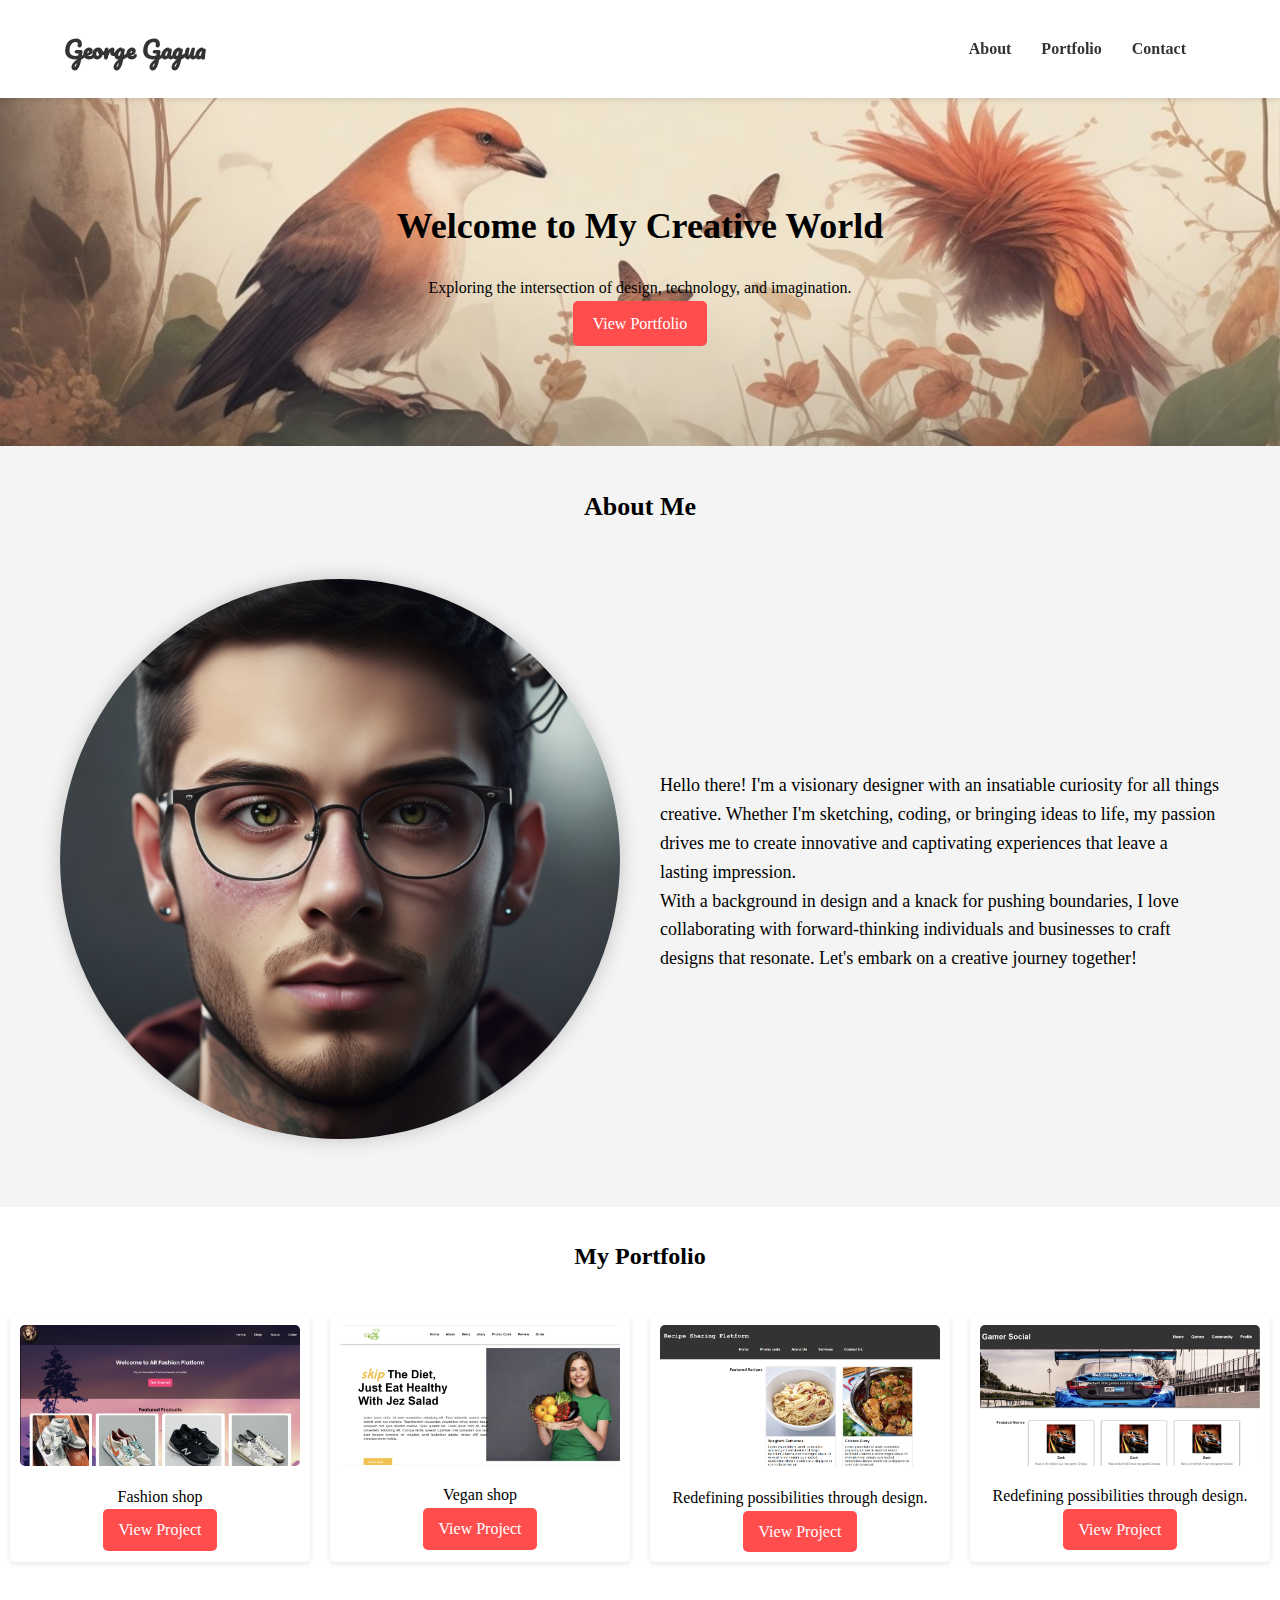
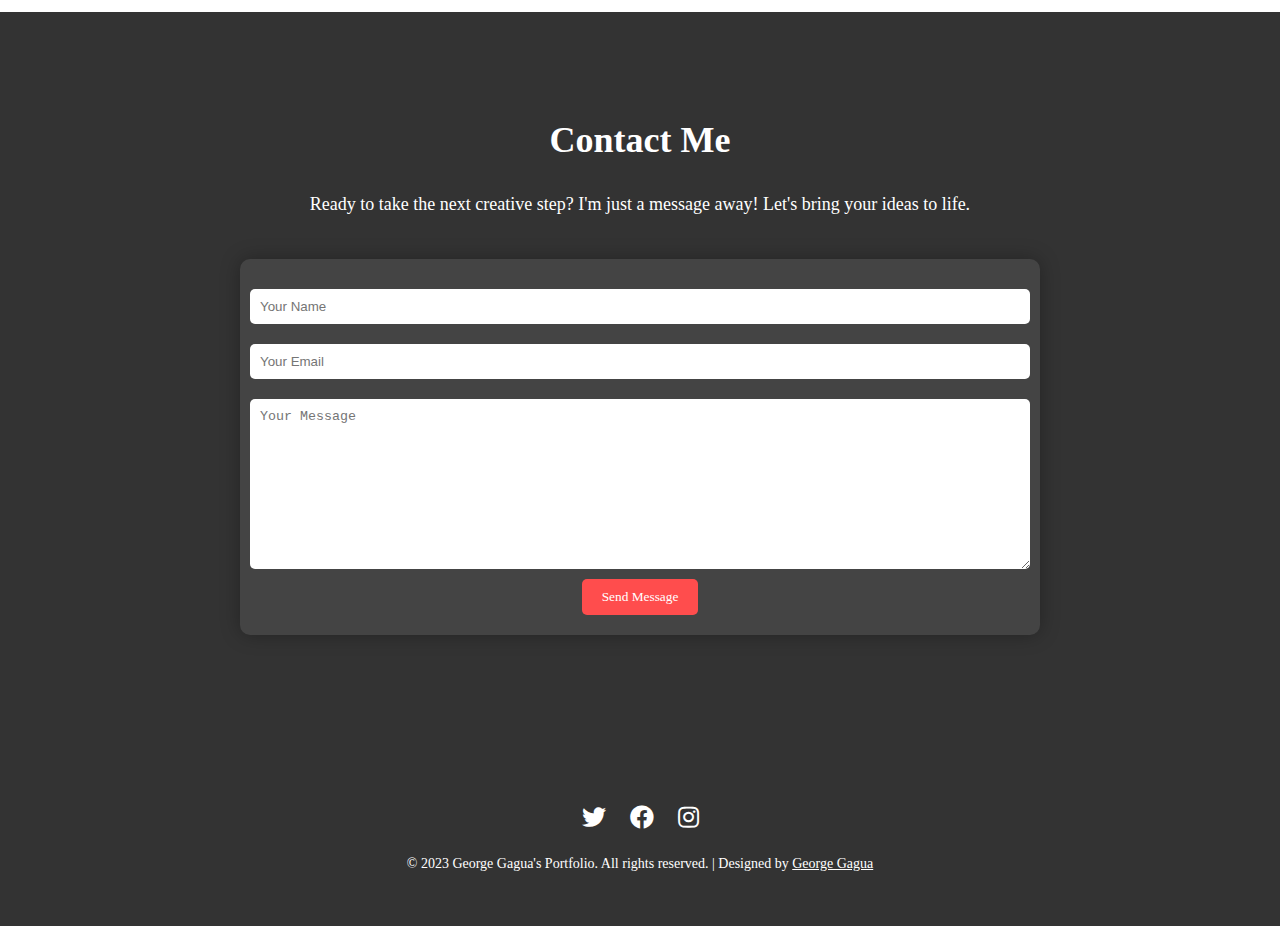
<file: index.html>
<!DOCTYPE html>
<html lang="en">
<head>
    <meta charset="UTF-8">
    <meta name="viewport" content="width=device-width, initial-scale=1.0">
    <title>Your Creative Portfolio</title>
    <link rel="stylesheet" href="style.css">
    <link href="https://fonts.googleapis.com/css?family=Pacifico&display=swap" rel="stylesheet">
    <link rel="stylesheet" href="https://cdnjs.cloudflare.com/ajax/libs/font-awesome/5.15.3/css/all.min.css">
</head>
<body>
    <header>
        <nav>
            <div class="logo">
                <a href="#home">George Gagua</a>
            </div>
            <ul>
                <li><a href="#about">About</a></li>
                <li><a href="#portfolio">Portfolio</a></li>
                <li><a href="#contact">Contact</a></li>
            </ul>
        </nav>
    </header>

    <section id="home" class="section home-section">
        <div class="intro">
            <h1>Welcome to My Creative World</h1>
            <p>Exploring the intersection of design, technology, and imagination.</p>
            <a href="#portfolio" class="cta-button">View Portfolio</a>
        </div>
    </section>

    <section id="about" class="section about-section">
        <div class="about-content">
            <h2>About Me</h2>
            <div class="about-details">
                <div class="profile-image">
                    <img src="imgs/me.jpg" alt="Your Name">
                </div>
                <div class="profile-text">
                    <p>Hello there! I'm a visionary designer with an insatiable curiosity for all things creative. Whether I'm sketching, coding, or bringing ideas to life, my passion drives me to create innovative and captivating experiences that leave a lasting impression.</p>
                    <p>With a background in design and a knack for pushing boundaries, I love collaborating with forward-thinking individuals and businesses to craft designs that resonate. Let's embark on a creative journey together!</p>
                </div>
            </div>
        </div>
    </section>

    <section id="portfolio" class="section portfolio-section">
        <h2>My Portfolio</h2>
        <div class="projects">
            <div class="project">
                <img src="projects/1.png" alt="Project 1">
                
                <p>Fashion shop</p>
                <a href="index1.html" class="project-button" target="_blank">View Project</a>
            </div>
            <div class="project">
                <img src="projects/2.png" alt="Project 2">
                <p>Vegan shop</p>
                <a href="#project1" class="project-button">View Project</a>
            </div>
            <div class="project">
                <img src="projects/3.png" alt="Project 2">
                <p>Redefining possibilities through design.</p>
                <a href="#project1" class="project-button">View Project</a>
            </div>
            <div class="project">
                <img src="projects/4.png" alt="Project 2">
                <p>Redefining possibilities through design.</p>
                <a href="#project1" class="project-button">View Project</a>
            </div>
            
            <!-- Add more projects here -->
        </div>
    </section>

    <section id="contact" class="section contact-section">
        <div class="contact-content">
            <h2>Contact Me</h2>
            <p>Ready to take the next creative step? I'm just a message away! Let's bring your ideas to life.</p>
            <div class="contact-form">
                <form id="contact-form">
                    <input type="text" id="name" placeholder="Your Name">
                    <input type="email" id="email" placeholder="Your Email">
                    <textarea id="message" placeholder="Your Message"></textarea>
                    <button type="button" class="contact-button" id="send-button">Send Message</button>
                </form>
                
                
            </div>
        </div>
    </section>

    <footer>
            <div class="social-icons">
                <a href="#" class="fab fa-twitter"></a>
                <a href="#" class="fab fa-facebook"></a>
                <a href="#" class="fab fa-instagram"></a>
            </div>
            <div class="footer-text">
                <p>&copy; 2023 George Gagua's Portfolio. All rights reserved. | Designed by <a href="#" target="_blank">George Gagua</a></p>
            </div>
    </footer>
    <script>
        document.addEventListener("DOMContentLoaded", function() {
            const sendButton = document.getElementById("send-button");
        
            sendButton.addEventListener("click", function() {
                const name = document.getElementById("name").value;
                const email = document.getElementById("email").value;
                const message = document.getElementById("message").value;
        
                const subject = "New Contact Form Submission";
                const body = `Name: ${name}\nEmail: ${email}\nMessage:\n${message}`;
        
                // Construct the mailto link
                const mailtoLink = `mailto:anigagua777@gmail.com?subject=${encodeURIComponent(subject)}&body=${encodeURIComponent(body)}`;
        
                // Open the default email client
                window.location.href = mailtoLink;
            });
        });
        </script>
        
</body>
</html>
</file>
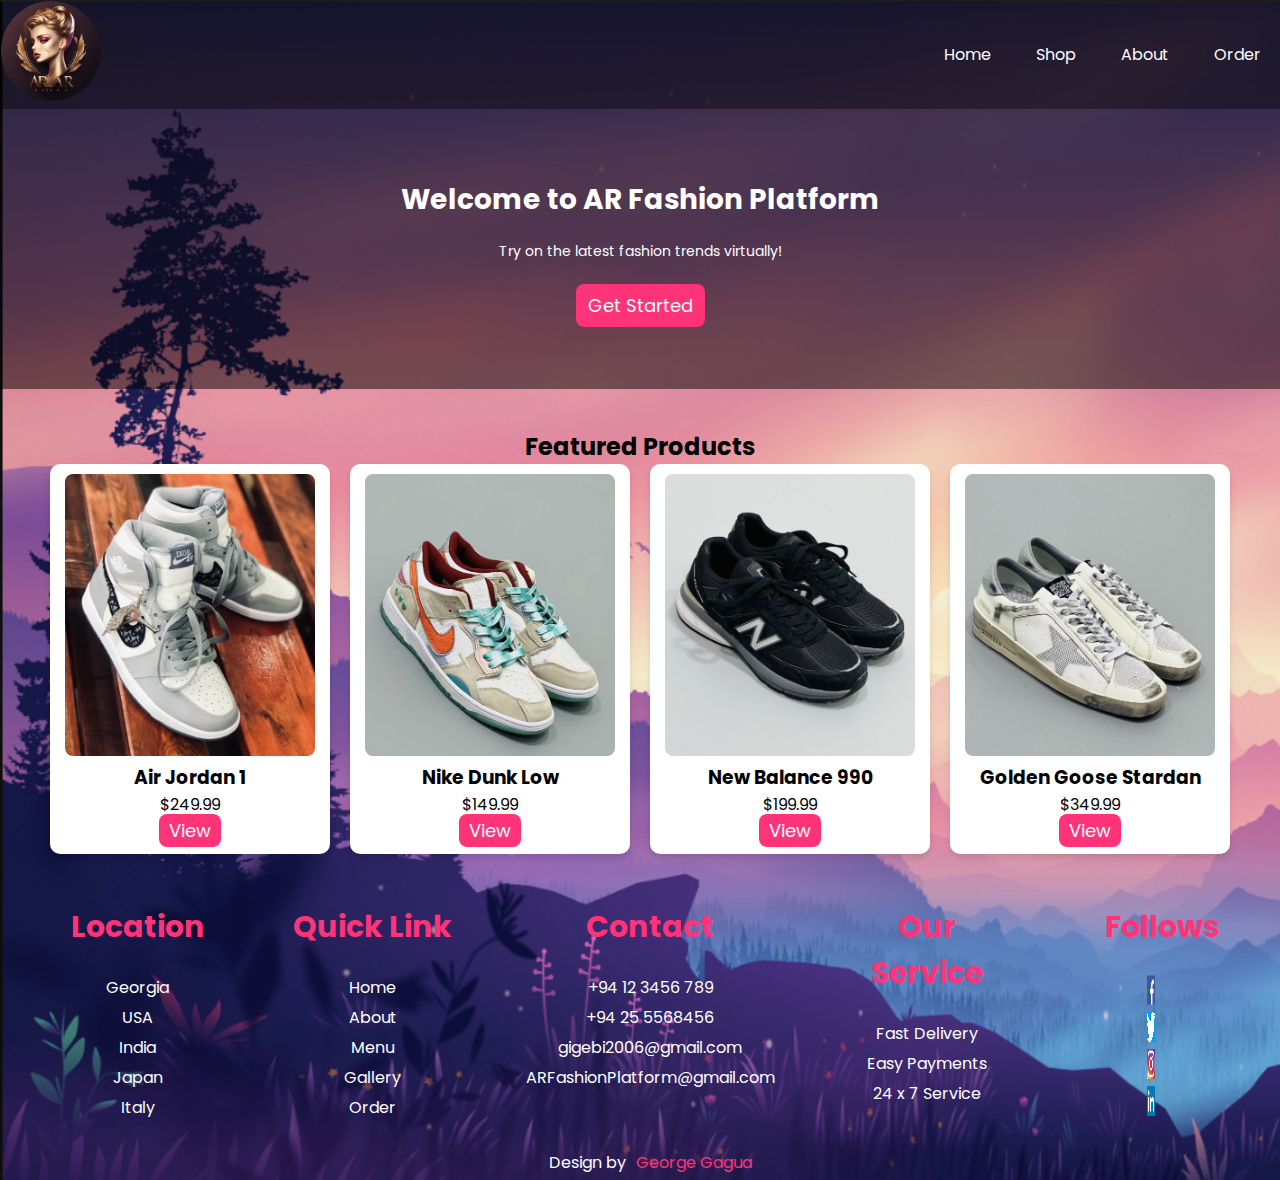
<file: index1.html>
<!DOCTYPE html>
<html lang="en">
<head>
    <meta charset="UTF-8">
    <meta name="viewport" content="width=device-width, initial-scale=1.0">
    <title>Document</title>
   <style>
    @import url('https://fonts.googleapis.com/css2?family=Poppins:wght@400;500;600&display=swap');

* {
    padding: 0;
    margin: 0;
    box-sizing: border-box;
    font-family: Poppins, sans-serif;
}

body {
    /* Set the background image properties */
    background-image: url('imgs/bc.png');
    background-repeat: no-repeat;
    background-size: cover;
}

header {
    background-color: rgba(0, 0, 0, 0.7);
    color: #fff;
    padding: 1px;
}

nav {
    display: flex;
    align-items: center;
}

.logo {
    margin-right: auto;
}

.logo img {
    height: 100px;
    width: 100px;
    border-radius: 50%;
}

nav ul {
    list-style-type: none;
    margin: 0;
    padding: 3px;
    display: flex;
    align-items: center;
}

nav ul li {
    margin-left: 15px;
}

nav ul li a {
    color: #fff;
    text-decoration: none;
    padding: 15px;
    border-radius: 8px;
    transition: background-color 0.4s ease;
}

nav ul li a:hover {
    background-color: #ff3377;
    box-shadow: 0 0 5px rgba(0, 0, 0, 0.5);
}

.hero {
    text-align: center;
    padding: 70px 0;
    background-color: rgba(0, 0, 0, 0.5);
    color: #fff;
}

.hero h1 {
    font-size: 28px;
    margin-bottom: 20px;
}

.hero p {
    font-size: 14px;
    margin-bottom: 30px;
}
.cta-button{
  padding: 9px 12px;
    background-color: #ff3377;
    color: #fff;
    border-radius: 8px;
    text-decoration: none;
    font-size: 18px;
    transition: background-color 0.4s ease;

}


.view-button {
    padding: 4px 10px;
    background-color: #ff3377;
    color: #fff;
    border-radius: 8px;
    text-decoration: none;
    font-size: 18px;
    transition: background-color 0.4s ease;
}

.cta-button:hover,
.view-button:hover {
    background-color: #d9004c;
}

/* Customize the "View" button styles */
.view-button {
    background-color: #ff3377;
    margin-top: 10px;
}

.view-button:hover {
    background-color: #8b123a;
}

.featured-products {
    text-align: center;
    margin-top: 40px;
    margin-bottom: 10px;
}

.product-grid {
    display: grid;
    grid-template-columns: repeat(auto-fit, minmax(150px, 1fr));
    gap: 20px;
    justify-content: center;
    margin: 0 50px;
}

.product-item {
    background-color: #fff;
    padding: 10px;
    text-align: center;
    border-radius: 10px;
    box-shadow: 0 4px 6px rgba(0, 0, 0, 0.1);
    transition: transform 0.2s ease;
}

.product-item:hover {
    transform: translateY(-5px);
}

.product-image {
    position: relative;
}

.product-image img {
    width: 96%;
    height: auto;
    border-radius: 8px;
}

.hover-image {
    position: absolute;
    top: 0;
    left: 0;
    opacity: 0;
    transition: opacity 0.3s ease;
}

.product-image:hover .hover-image {
    opacity: 1;
}

footer {
    width: 100%;
    padding: 20px 0 0 20px;
    color: #fff;
}

footer .footer_main {
    display: grid;
    grid-template-columns: repeat(5, 1fr);
}

footer .footer_main .footer_tag {
  text-align: center;
  margin: 20px;
  padding: 0 15px; /* Add left and right padding to create space from the container edge */
}

footer .footer_main .footer_tag h2 {
  color: #ff3377;
  margin-bottom: 25px;
  font-size: 30px;
}

footer .footer_main .footer_tag p {
  margin: 5px 0; /* Reduce the vertical margin for the paragraph elements */
}

footer .footer_main .footer_tag i {
    margin: 0 5px;
    cursor: pointer;
}

footer .footer_main .footer_tag i:hover {
    color: #ff3377;
}

footer .footer_main .footer_tag img {
    height: 30px;
    width: 30px;
    padding-right: 22px;
}

footer .end {
    display: flex;
    align-items: center;
    justify-content: center;
    padding: 5px;
}

footer .end span {
    color: #ff3377;
    margin-left: 10px;
}
.faint-red-background {
            background-color: rgba(255, 51, 119, 0.1); /* Change the color values as needed */
        }

::-webkit-scrollbar {
    width: 13px;
}

::-webkit-scrollbar-track {
    border-radius: 15px;
    box-shadow: inset 0 0 5px rgba(0, 0, 0, 0.5);
}

::-webkit-scrollbar-thumb {
    background: #ff3377;
    border-radius: 15px;
}
@media screen and (max-width: 768px) {
  .logo img {
                height: 65px;
                width: 65px;
              }
            
              nav ul li a {
                padding: 10px;
                border-radius: 4px;
                transition: background-color 0.4s ease;
              }
              footer .footer_main {
                  grid-template-columns: 1fr; /* Make the columns stack on top of each other */
              }
              footer .footer_tag {
                  margin: 10px; /* Add some spacing between footer tags */
              }

 
        }
   </style>
</head>
<body>
    <header>
        <nav>
          <a href="#" class="logo"><img src="imgs/logo.jpg" alt="Logo"></a>
          <ul>
            <li><a href="index1.html">Home</a></li>
            <li><a href="indexshop.html">Shop</a></li>
            <li><a href="indexabout.html">About</a></li>
            <li><a href="indexorder.html">Order</a></li>
          </ul>
        </nav>
    </header>
   
    <section class="hero">
        <h1>Welcome to AR Fashion Platform</h1>
        <p>Try on the latest fashion trends virtually!</p>
        <a href="indexshop.html" class="cta-button">Get Started</a>
    </section>
   
    <section class="featured-products">
        <h2>Featured Products</h2>
        <div class="product-grid">
          <div class="product-item">
            <div class="product-image">
              <img src="products/front1.png" alt="Product 1">
              <img src="products/back1.png" alt="Product 1 Hover" class="hover-image">
            </div>
            <h3> Air Jordan 1</h3>
            <p>$249.99</p>
            <a href="individual1.html" class="view-button">View</a>
          </div>
          <div class="product-item">
            <div class="product-image">
              <img src="products/front2.png" alt="Product 2">
              <img src="products/back2.png" alt="Product 2 Hover" class="hover-image">
            </div>
            <h3>Nike Dunk Low</h3>
            <p>$149.99</p>
            <a href="individualuri2.html" class="view-button">View</a>
          </div>
          <div class="product-item">
            <div class="product-image">
              <img src="products/front3.png" alt="Product 3">
              <img src="products/back3.png" alt="Product 3 Hover" class="hover-image">
            </div>
            <h3>New Balance 990</h3>
            <p>$199.99</p>
            <a href="individualuri3.html" class="view-button">View</a>
          </div>
          <div class="product-item">
            <div class="product-image">
              <img src="products/front4.png" alt="Product 4">
              <img src="products/back4.png" alt="Product 4 Hover" class="hover-image">
            </div>
            <h3>Golden Goose Stardan</h3>
            <p>$349.99</p>
            <a href="individualuri4.html" class="view-button">View</a>
          </div>
        </div>
      </section>

    <footer>
        <div class="footer_main">
            <div class="footer_tag">
                <h2>Location</h2>
                <p>Georgia</p>
                <p>USA</p>
                <p>India</p>
                <p>Japan</p>
                <p>Italy</p>
            </div>

            <div class="footer_tag">
                <h2>Quick Link</h2>
                <p href="#">Home</p>
                <p href="#">About</p>
                <p href="#">Menu</p>
                <p href="#">Gallery</p>
                <p href="#">Order</p>
            </div>

            <div class="footer_tag">
                <h2>Contact</h2>
                <p>+94 12 3456 789</p>
                <p>+94 25 5568456</p>
                <p>gigebi2006@gmail.com</p>
                <p>ARFashionPlatform@gmail.com</p>
            </div>

            <div class="footer_tag">
                <h2>Our Service</h2>
                <p>Fast Delivery</p>
                <p>Easy Payments</p>
                <p>24 x 7 Service</p>
            </div>

            <div class="footer_tag">
                <h2>Follows</h2>
                <i class="fa-brands fa-facebook-f"><img style="height: 30px; width: 30px; padding-right: 22px;" src="icons/fa.png"></i><br>
                <i class="fa-brands fa-twitter"><img style="height: 30px; width: 30px; padding-right: 22px;" src="icons/tw.png"></i><br>
                <i class="fa-brands fa-instagram"><img style="height: 30px; width: 30px; padding-right: 22px;" src="icons/in.png"></i><br>
                <i class="fa-brands fa-linkedin-in"><img style="height: 30px; width: 30px; padding-right: 22px;" src="icons/li.png"></i>
            </div>
        </div>
        <p class="end">Design by<span><i class="fa-solid fa-face-grin"></i> George Gagua</span></p>
    </footer>
</body>
</html>
</file>
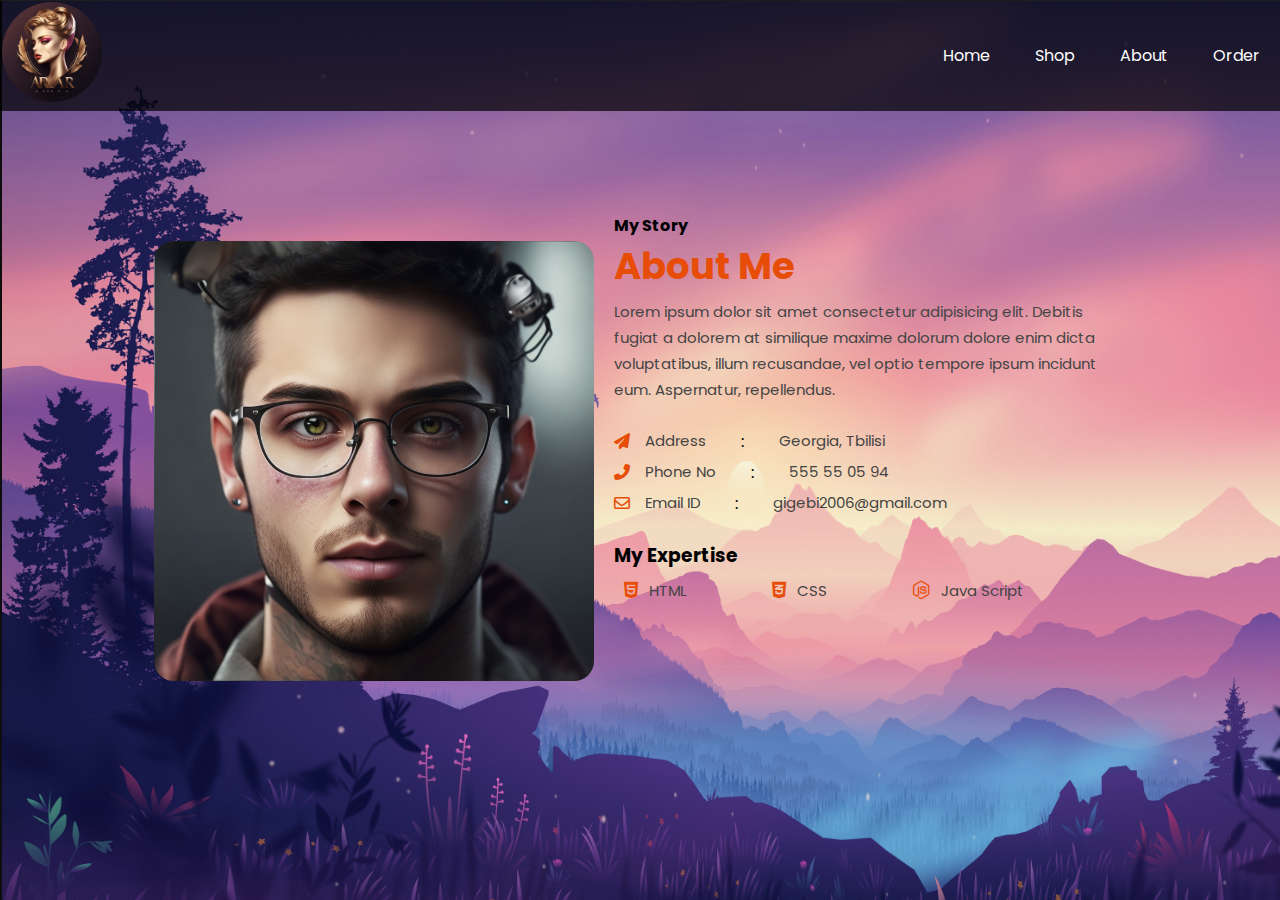
<file: indexabout.html>
<!DOCTYPE html>
<html lang="en">
<head>
    <meta charset="UTF-8">
    <meta http-equiv="X-UA-Compatible" content="IE=edge">
    <meta name="viewport" content="width=device-width, initial-scale=1.0">
    <title>About Us page</title>
    <link rel="stylesheet" href="https://cdnjs.cloudflare.com/ajax/libs/font-awesome/6.3.0/css/all.min.css" />
    <link rel="stylesheet" href="styleabout.css">
</head>
<body>
<header>
    <nav>
        <a href="#" class="logo"><img src="imgs/logo.jpg" alt="Logo"></a>
        <ul>
            <li><a href="index1.html">Home</a></li>
        <li><a href="indexshop.html">Shop</a></li>
            <li><a href="indexabout.html">About</a></li>
            <li><a href="indexorder.html">Order</a></li>
        </ul>
    </nav>
</header>
<section id="about-section">
    <div class="about-left">
        <img src="imgs/me.jpg" alt="About Img"/>
    </div>

    <div class="about-right">
        <h4>My Story</h4>
        <h1>About Me</h1>
        <p>Lorem ipsum dolor sit amet consectetur adipisicing elit.
            Debitis fugiat a dolorem at similique maxime dolorum dolore
            enim dicta voluptatibus, illum recusandae, vel optio tempore
            ipsum incidunt eum. Aspernatur, repellendus.
        </p>
        <div class="address">
            <ul>
                <li>
                    <span class="address-logo">
                        <i class="fas fa-paper-plane"></i>
                    </span>
                    <p>Address</p>
                    <span class="saprater">:</span>
                    <p>Georgia, Tbilisi</p>
                </li>
                <li>
                    <span class="address-logo">
                        <i class="fas fa-phone-alt"></i>
                    </span>
                    <p>Phone No</p>
                    <span class="saprater">:</span>
                    <p>555 55 05 94</p>
                </li>
                <li>
                    <span class="address-logo">
                        <i class="far fa-envelope"></i>
                    </span>
                    <p>Email ID</p>
                    <span class="saprater">:</span>
                    <p>gigebi2006@gmail.com</p>
                </li>
            </ul>
        </div>
        <div class="expertise">
            <h3>My Expertise</h3>
            <ul>
                <li>
                    <span class="expertise-logo">
                        <i class="fab fa-html5"></i"></i>
                    </span>
                    <p>HTML</p>
                </li>
                <li>
                    <span class="expertise-logo">
                        <i class="fab fa-css3-alt"></i>
                    </span>
                    <p>CSS</p>
                </li>
                <li>
                    <span class="expertise-logo">
                        <i class="fab fa-node-js"></i>
                    </span>
                    <p>Java Script</p>
                </li>
            </ul>
        </div>
    </div>
</section>
</body>
</html>
</file>
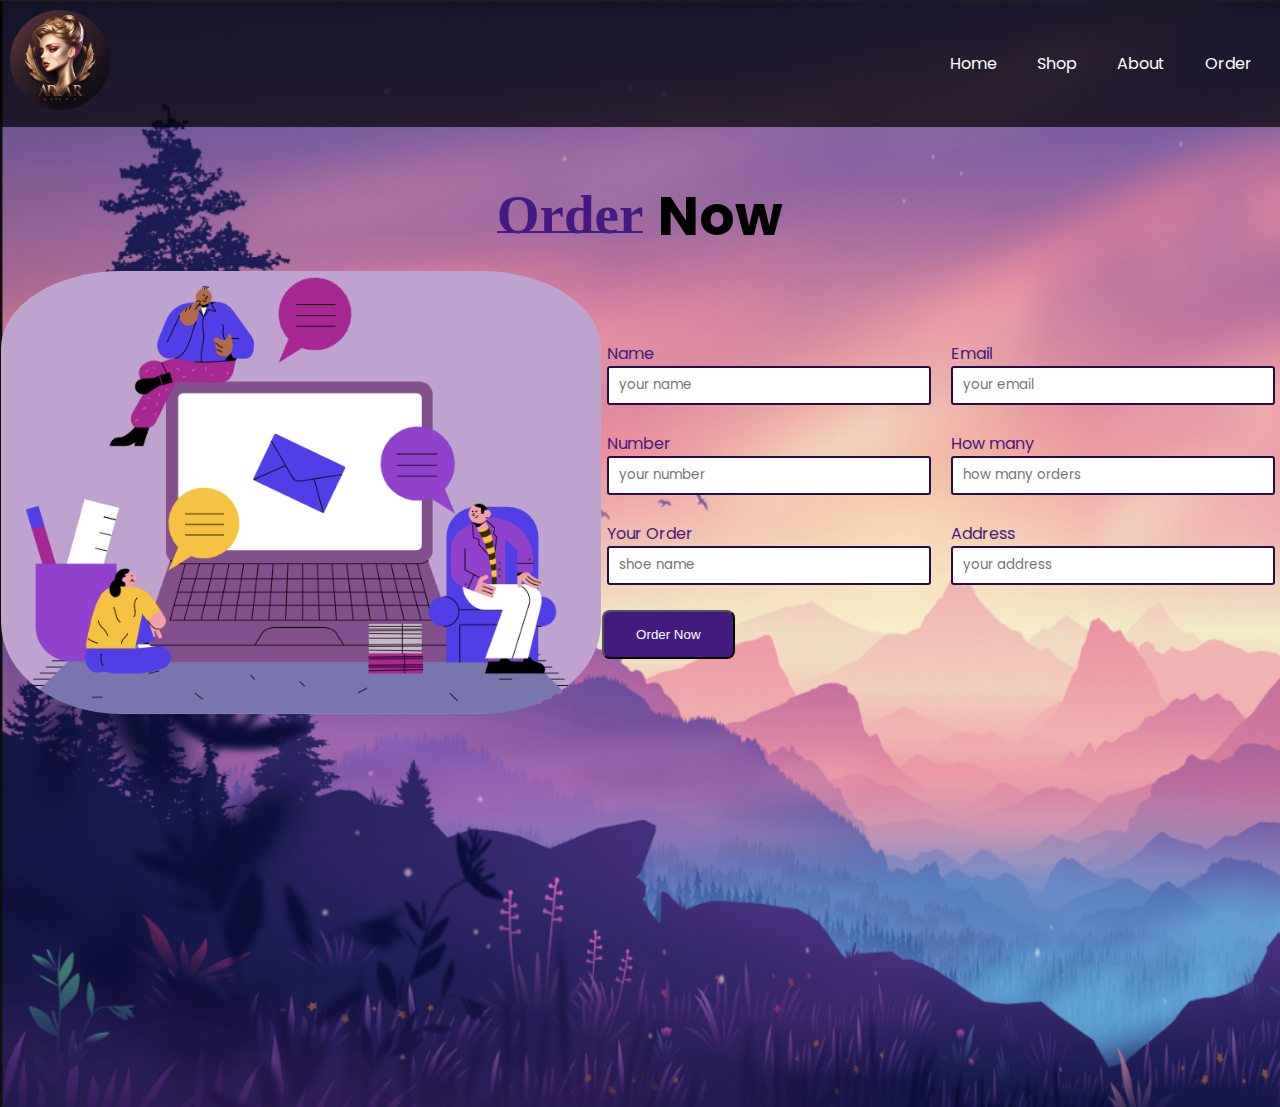
<file: indexorder.html>
<!DOCTYPE html>
<html lang="en">
<head>
    <meta charset="UTF-8">
    <meta name="viewport" content="width=device-width, initial-scale=1.0">
    <title>Document</title>
    <link rel="stylesheet" href="styleorder.css">

</head>
<body>
    <header>
        <nav>
            <a href="#" class="logo"><img src="imgs/logo.jpg" alt="Logo"></a>
            <ul>
              <li><a href="index1.html">Home</a></li>
              <li><a href="indexshop.html">Shop</a></li>
              <li><a href="indexabout.html">About</a></li>
              <li><a href="indexorder.html">Order</a></li>
            </ul>
          </nav>
    </header>

    <div class="order" id="Order">
        <h1><span>Order</span>Now</h1>

        <div class="order_main">

            <div class="order_image">
                <img style="border-radius: 20%;" src="imgs/order.png">
            </div>

            <form id="orderForm">

                <div class="input">
                    <p>Name</p>
                    <input id="nameInput" type="text" placeholder="your name" required>
                </div>

                <div class="input">
                    <p>Email</p>
                    <input id="emailInput" type="email" placeholder="your email" required>
                </div>

                <div class="input">
                    <p>Number</p>
                    <input id="numberInput" placeholder="your number" required>
                </div>

                <div class="input">
                    <p>How many</p>
                    <input id="quantityInput" type="number" placeholder="how many orders" required>
                </div>

                <div class="input">
                    <p>Your Order</p>
                    <input id="orderInput" placeholder="shoe name" required>
                </div>

                <div class="input">
                    <p>Address</p>
                    <input id="addressInput" placeholder="your address" required>
                </div>

                <button style="font-family:Arial, Helvetica, sans-serif;" type="submit" class="order_btn">Order Now</button>

            </form>

        </div>

    </div>

    <script>
        document.getElementById('orderForm').addEventListener('submit', function(e) {
            e.preventDefault(); 

            
            var name = document.getElementById('nameInput').value;
            var email = document.getElementById('emailInput').value;
            var number = document.getElementById('numberInput').value;
            var quantity = document.getElementById('quantityInput').value;
            var order = document.getElementById('orderInput').value;
            var address = document.getElementById('addressInput').value;

        
            var subject = encodeURIComponent('New Order');
            var body = encodeURIComponent(
                'Name: ' + name + '\n' +
                'Email: ' + email + '\n' +
                'Number: ' + number + '\n' +
                'Quantity: ' + quantity + '\n' +
                'Order: ' + order + '\n' +
                'Address: ' + address
            );
            var mailtoLink = 'mailto:anigagua777@gmail.com?subject=' + subject + '&body=' + body;

            
            window.open(mailtoLink, '_blank');

            
            document.getElementById('nameInput').value = '';
            document.getElementById('emailInput').value = '';
            document.getElementById('numberInput').value = '';
            document.getElementById('quantityInput').value = '';
            document.getElementById('orderInput').value = '';
            document.getElementById('addressInput').value = '';
        });
    </script>
</body>
</html>
</file>
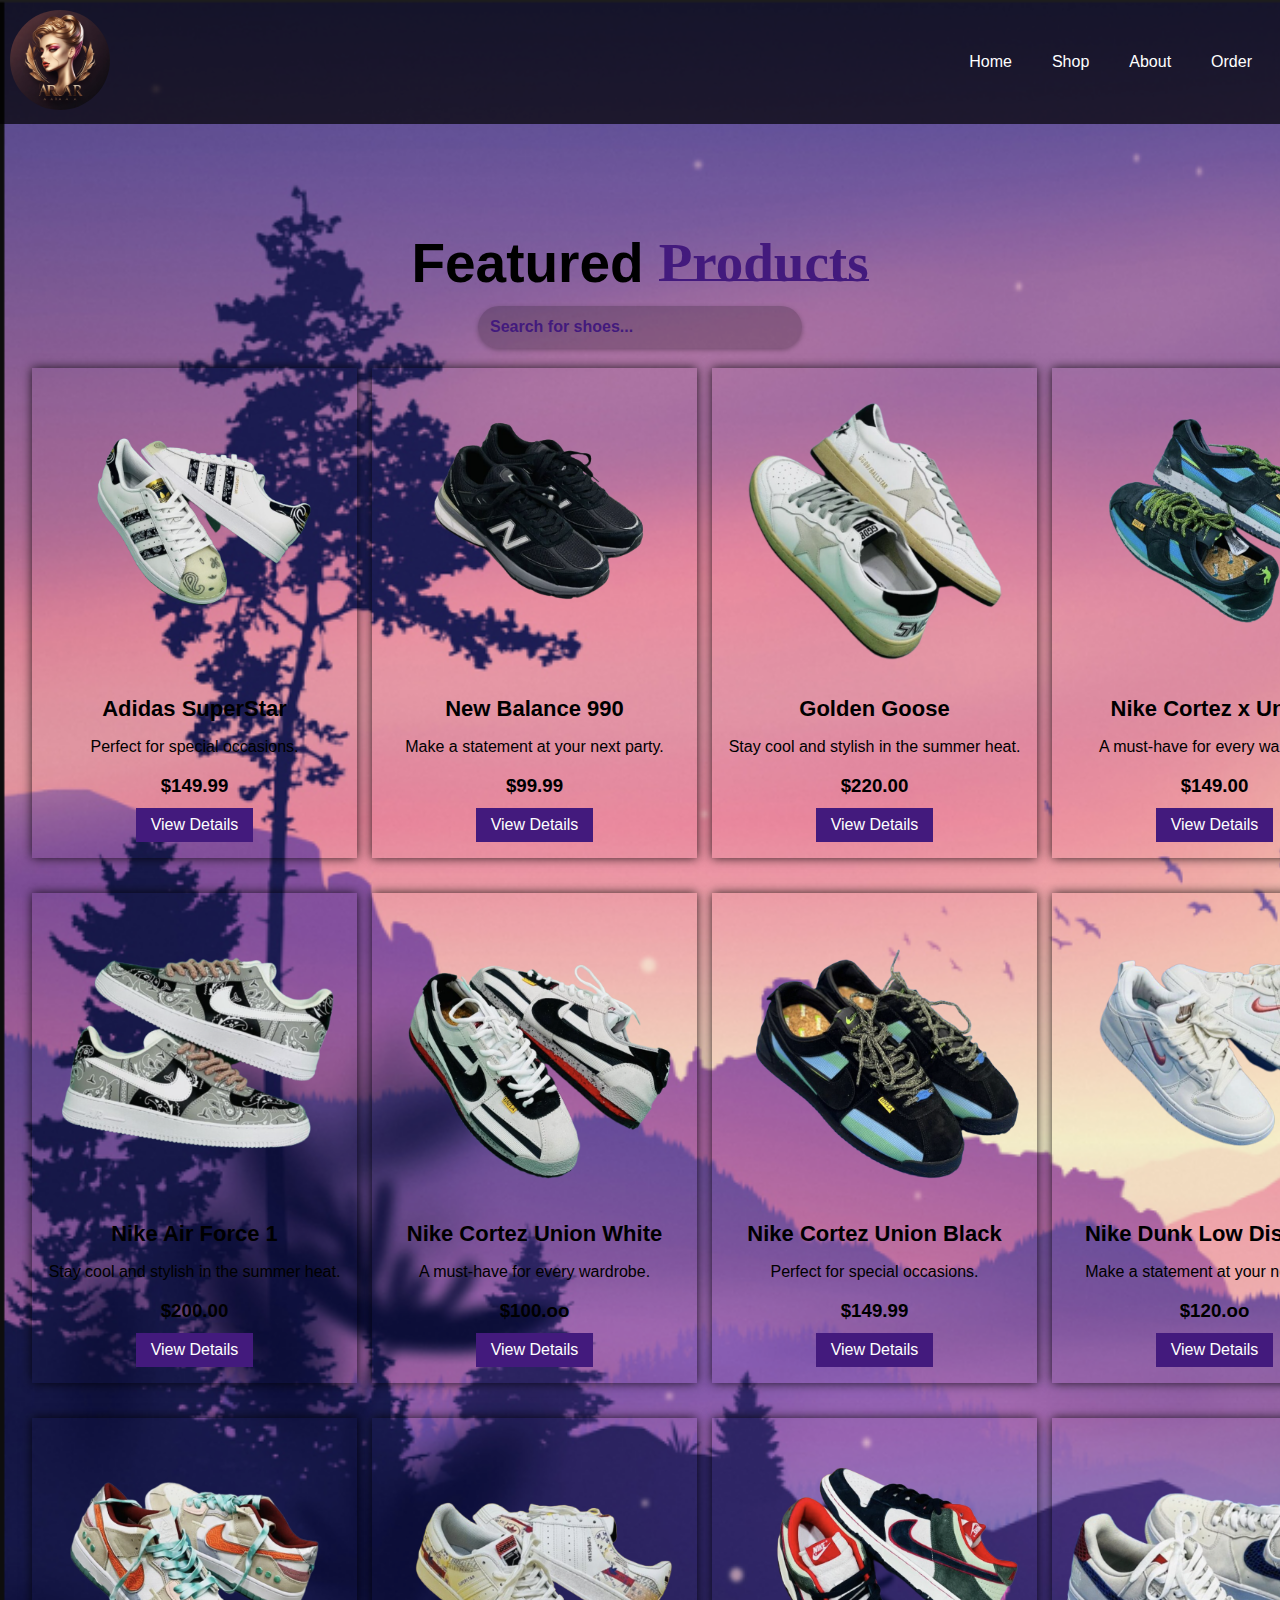
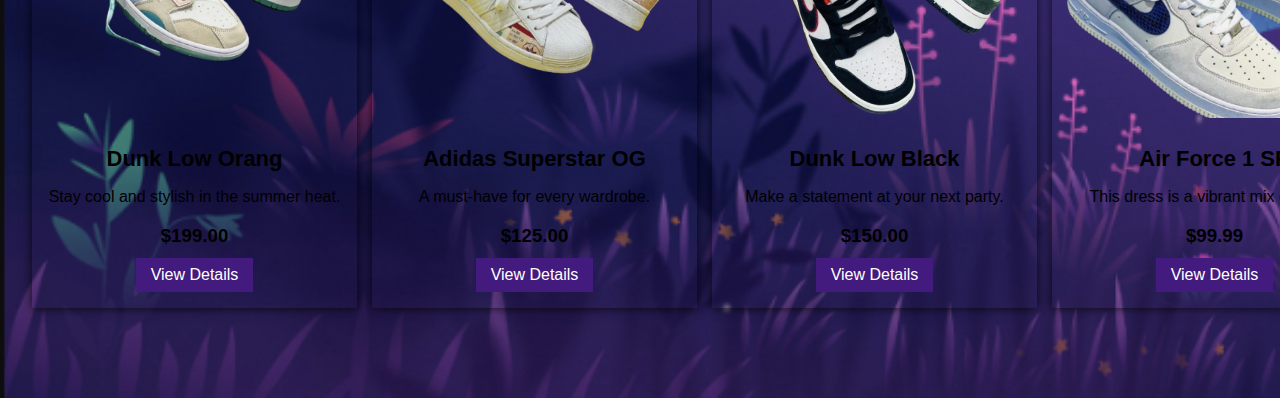
<file: indexshop.html>
<!DOCTYPE html>
<html lang="en">
<head>
    <meta charset="UTF-8">
    <meta name="viewport" content="width=device-width, initial-scale=1.0">
    <title>Document</title> 
    <script src="https://code.jquery.com/jquery-3.7.0.js" integrity="sha256-JlqSTELeR4TLqP0OG9dxM7yDPqX1ox/HfgiSLBj8+kM=" crossorigin="anonymous"></script>
    <link rel="stylesheet" href="styleshop.css">
</head>
<body>
    <header>
        <div class="logo">
            <img src="imgs/logo.jpg" alt="Logo">
        </div>
        <nav>
            <ul>
                <li><a href="index1.html">Home</a></li>
                <li><a href="indexshop.html">Shop</a></li>
                <li><a href="indexabout.html">About</a></li>
                <li><a href="indexorder.html">Order</a></li>
            </ul>
        </nav>
    </header>

    <div class="menu" id="Menu">
        <h1>Featured<span>Products</span></h1>
        <div class="search-container">
            <input type="text" id="search" placeholder="Search for shoes...">
        </div>
        <div class="menu_box">
            <div class="menu_card">
                <div class="menu_image">
                    <img src="shop/5.png" alt="Dress 1">
                </div>
                <div class="menu_content">
                    <h2>Adidas SuperStar</h2>
                    <p>Perfect for special occasions.</p>
                    <h3>$149.99</h3>
                    <a href="#">View Details</a>
                </div>
            </div>

            <div class="menu_card">
                <div class="menu_image">
                    <img src="shop/2.png" alt="Dress 2">
                </div>
                <div class="menu_content">
                    <h2>New Balance 990</h2>
                    <p>Make a statement at your next party.</p>
                    <h3>$99.99</h3>
                    <a href="#">View Details</a>
                </div>
            </div>

            <div class="menu_card">
                <div class="menu_image">
                    <img src="shop/3.png" alt="Dress 3">
                </div>
                <div class="menu_content">
                    <h2>Golden Goose</h2>
                    <p>Stay cool and stylish in the summer heat.</p>
                    <h3>$220.00</h3>
                    <a href="#">View Details</a>
                </div>
            </div>

            <div class="menu_card">
                <div class="menu_image">
                    <img src="shop/1.png" alt="Dress 4">
                </div>
                <div class="menu_content">
                    <h2>Nike Cortez x Union</h2>
                    <p>A must-have for every wardrobe.</p>
                    <h3>$149.00</h3>
                    <a href="#">View Details</a>
                </div>
            </div>

            <div class="menu_card">
                <div class="menu_image">
                    <img src="shop/4.png" alt="Dress 3">
                </div>
                <div class="menu_content">
                    <h2>Nike Air Force 1</h2>
                    <p>Stay cool and stylish in the summer heat.</p>
                    <h3>$200.00</h3>
                    <a href="#">View Details</a>
                </div>
            </div>
            <div class="menu_card">
                <div class="menu_image">
                    <img src="shop/6.png" alt="Dress 4">
                </div>
                <div class="menu_content">
                    <h2>Nike Cortez Union White</h2>
                    <p>A must-have for every wardrobe.</p>
                    <h3>$100.oo</h3>
                    <a href="#">View Details</a>
                </div>
            </div>
            <div class="menu_card">
                <div class="menu_image">
                    <img src="shop/7.png" alt="Dress 4">
                </div>
                <div class="menu_content">
                    <h2>Nike Cortez Union Black</h2>
                    <p>Perfect for special occasions.</p>
                    <h3>$149.99</h3>
                    <a href="#">View Details</a>
                </div>
            </div>
            <div class="menu_card">
                <div class="menu_image">
                    <img src="shop/8.png" alt="Dress 4">
                </div>
                <div class="menu_content">
                    <h2>Nike Dunk Low Disrupt 2</h2>
                    <p>Make a statement at your next party.</p>
                    <h3>$120.oo</h3>
                    <a href="#">View Details</a>
                </div>
            </div>
            <div class="menu_card">
                <div class="menu_image">
                    <img src="shop/9.png" alt="Dress 4">
                </div>
                <div class="menu_content">
                    <h2>Dunk Low Orang</h2>
                    <p>Stay cool and stylish in the summer heat.</p>
                    <h3>$199.00</h3>
                    <a href="#">View Details</a>
                </div>
            </div>
            <div class="menu_card">
                <div class="menu_image">
                    <img src="shop/10.png" alt="Dress 4">
                </div>
                <div class="menu_content">
                    <h2>Adidas Superstar OG</h2>
                    <p>A must-have for every wardrobe.</p>
                    <h3>$125.00</h3>
                    <a href="#">View Details</a>
                </div>
            </div>
            <div class="menu_card">
                <div class="menu_image">
                    <img src="shop/11.png" alt="Dress 4">
                </div>
                <div class="menu_content">
                    <h2>Dunk Low Black </h2>
                    <p>Make a statement at your next party.</p>
                    <h3>$150.00</h3>
                    <a href="#">View Details</a>
                </div>
            </div>
            <div class="menu_card">
                <div class="menu_image">
                    <img src="shop/12.png" alt="Dress 4">
                </div>
                <div class="menu_content">
                    <h2>Air Force 1 SP</h2>
                    <p>This dress is a vibrant mix of colors</p>
                    <h3>$99.99</h3>
                    <a href="#">View Details</a>
                </div>
            </div>
        </div>
    </div>

    <script>
         $(document).ready(function () {
            $('#search').on('input', function () {
                var searchTerm = $(this).val().toLowerCase();

                $('.menu_card').each(function () {
                    var title = $(this).find('h2').text().toLowerCase();

                    if (title.includes(searchTerm)) {
                        $(this).show();
                    } else {
                        $(this).hide();
                    }
                });
            });
        });
    </script>
</body>
</html>
</file>
<file: style.css>
body, h1, h2, h3, p {
    margin: 0;
    padding: 0;
}

body {
    font-family: Arial, sans-serif;
    line-height: 1.6;
}

/* Global styles */
a {
    text-decoration: none;
    color: #333;
}

/* Header styles */
header {
    background-color: #fff;
    box-shadow: 0px 2px 5px rgba(0, 0, 0, 0.1);
    position: sticky;
    top: 0;
    z-index: 1000;
}

nav {
    display: flex;
    justify-content: space-between;
    align-items: center;
    padding: 20px 5%;
}

/* Logo styles */
.logo a {
    font-size: 24px;
    font-weight: bold;
    font-family: 'Pacifico', cursive;
    text-decoration: none;
    color: #333;
}

/* Menu styles */
ul {
    list-style: none;
    display: flex;
    align-items: center;
}

ul li {
    margin-right: 30px;
    position: relative; /* Add this line */
}

ul li a {
    text-decoration: none;
    color: #333;
    font-weight: bold;
    transition: color 0.3s ease, text-shadow 0.3s ease;
    font-family: 'Caveat', cursive;
}

/* Add this block for the border effect */
ul li a::before {
    content: '';
    position: absolute;
    bottom: -5px;
    left: 0;
    width: 0;
    height: 2px;
    background-color: #ff4d4d;
    transition: width 0.3s ease;
}

ul li a:hover {
    color: #ff4d4d;
    text-shadow: 2px 2px 4px rgba(0, 0, 0, 0.3);
}

/* Adjust the width of the border on hover */
ul li a:hover::before {
    width: 100%;
}

/* Home section styles */
.home-section {
    background-size: cover;
    background-image: url('imgs/bc2.jpg');
    background-position: center;
    color: black;
    text-align: center;
    padding: 100px 0;
    font-family: 'Caveat', cursive;
}

.intro h1 {
    font-size: 36px;
    margin-bottom: 20px;
}

.cta-button {
    display: inline-block;
    padding: 10px 20px;
    background-color: #ff4d4d;
    color: #fff;
    border-radius: 5px;
    transition: background-color 0.3s ease;
}

.cta-button:hover {
    background-color: #e63939;
}

/* About section styles */
.about-section {
    background-color: #f4f4f4;
    padding: 40px 0;
    text-align: center;
}

.about-content {
    max-width: 1200px;
    margin: 0 auto;
    font-family: 'Caveat', cursive;

}

.about-details {
    display: flex;
    align-items: center;
    justify-content: center;
    flex-wrap: wrap;
    margin-top: 50px;
}

.profile-image {
    flex: 1;
    margin: 20px;
    margin-top: 1px;
    text-align: center;
}

.profile-image img {
    max-width: 100%;
    height: auto;
    border-radius: 50%;
    box-shadow: 0px 0px 20px rgba(0, 0, 0, 0.2);
}

.profile-text {
    flex: 1;
    margin: 20px;
    text-align: left;
    font-size: 18px;
    line-height: 1.6;
    font-family: 'Caveat', cursive;
}


.about-content h2 {
    font-size: 26px;
    margin-bottom: 20px;
}

/* Portfolio section styles */
.portfolio-section {
    padding: 20px 0;
    margin-bottom: 20px;
    margin-top: 10px;
    text-align: center;
    font-family: 'Caveat', cursive;

}

.projects {
    display: flex;
    flex-wrap: wrap;
    justify-content: center;
    margin-top: 30px;
}

.project {
    flex: 1; /* Distribute the available space evenly among projects */
    margin: 10px; /* Adjust the margin for spacing */
    padding: 10px;
    background-color: #fff;
    box-shadow: 0px 2px 5px rgba(0, 0, 0, 0.1);
    border-radius: 5px;
    transition: transform 0.3s ease;
    position: relative;
}
.project:hover {
    transform: translateY(-5px);
}

.project img {
    width: 100%;
    max-height: 200px;
    object-fit: contain; /* Adjust the object-fit property */
    border-radius: 5px;
}

.project p {
    font-size: 16px;
    margin-top: 10px;
}

.project-button {
    display:inline-block;
    padding: 8px 15px;
    background-color: #ff4d4d;
    color: #fff;
    border: none;
    border-radius: 5px;
    text-decoration: none;
    bottom: 5px;
    left: 50%; /* Set the button to the center */
    transform: translateX(-0%); /* Center the button horizontally */
    transition: background-color 0.3s ease;
}

.project-button:hover {
    background-color: #e63939;
}


/* Contact section styles */
.contact-section {
    background-color: #333;
    color: #fff;
    padding: 100px 0;
    text-align: center;
    font-family: 'Caveat', cursive;

}
.contact-section h2 {
    font-family: 'Caveat', cursive;
}

.contact-content {
    max-width: 800px;
    margin: 0 auto;
    font-family: 'Caveat', cursive;

}

.contact-content h2 {
    font-size: 36px;
    margin-bottom: 20px;
    font-family: 'Caveat', cursive;
}

.contact-content p {
    font-size: 18px;
    margin-bottom: 40px;
    font-family: 'Caveat', cursive;

}

/* Use a different font for the contact form */
.contact-form {
    background-color: #444;
    padding: 20px;
    border-radius: 10px;
    box-shadow: 0px 0px 20px rgba(0, 0, 0, 0.3);
    font-family: 'Caveat', cursive;
}

.contact-form form {
    display: flex;
    flex-direction: column;
    align-items: center;
    font-family: 'Caveat', cursive;

}

.contact-form input,
.contact-form textarea {
    margin: 10px 0;
    padding: 10px;
    width: 100%;
    border: none;
    border-radius: 5px;
}

.contact-form textarea {
    height: 150px;
}

.contact-button {
    background-color: #ff4d4d;
    color: #fff;
    border: none;
    border-radius: 5px;
    padding: 10px 20px;
    cursor: pointer;
    transition: background-color 0.3s ease;
    font-family: 'Caveat', cursive;
}

.contact-button:hover {
    background-color: #e63939;
}


/* Footer styles */
footer {
    background-color: #333;
    color: #fff;
    text-align: center;
    padding: 50px 0;
    font-family: 'Caveat', cursive;
}


.footer-text {
    font-size: 14px;
    margin-top: 20px;
}

.footer-text a {
    color: #fff;
    text-decoration: underline;
    transition: color 0.3s ease;
}



.social-icons {
    margin-top: 20px;
}

.social-icons a {
    display: inline-block;
    margin: 0 10px;
    color: #fff;
    font-size: 24px;
    transition: transform 0.3s ease;
}

.social-icons a:hover {
    transform: translateY(-5px);
}
/* Responsive Styles */
@media screen and (max-width: 768px) {
    /* Header styles */
    nav {
        flex-direction: column;
        align-items: center;
        text-align: center;
        padding: 20px 0;
    }
    
    ul {
        margin-top: 10px;
    }
    
    /* Logo styles */
    .logo {
        margin-bottom: 20px;
    }
    
    /* Home section styles */
    .home-section {
        padding: 60px 0;
    }
    
    .intro h1 {
        font-size: 28px;
        margin-bottom: 10px;
    }
    
    /* About section styles */
    .about-details {
        flex-direction: column;
        text-align: center;
    }
    
    .profile-image {
        margin: 0 auto 20px;
    }
    
    /* Portfolio section styles */
    .projects {
        display: block; /* Display projects in a single column */
        margin-top: 30px;
    }

    .project {
        margin: 15px auto; /* Center projects horizontally and increase spacing */
        width: calc(100% - 60px); /* Reduce the width of projects */
    }
    /* Contact section styles */
    .contact-section {
        padding: 60px 0;
    }
    
    .contact-content h2 {
        font-size: 28px;
    }
    
    .contact-form {
        padding: 10px;
    }
    .contact-form input,
.contact-form textarea {
    margin: 10px 0;
    padding: 10px;
    width: 90%;
    border: none;
    border-radius: 5px;
}
}
</file>
<file: styleabout.css>
@import url('https://fonts.googleapis.com/css2?family=Poppins:wght@400;500;600&display=swap');

        * {
            padding: 0;
            margin: 0;
            box-sizing: border-box;
            font-family: poppins;
        }

        body {
            background-image: url('imgs/bc.png');
        }

        header {
            background-color: rgba(0, 0, 0, 0.7);
            color: #fff;
            padding: 2px;
        }

        nav {
            display: flex;
            align-items: center;
        }

        .logo {
            margin-right: auto;
        }

        .logo img {
            height: 100px;
            width: 100px;
            border-radius: 50%;
        }

        nav ul {
            list-style-type: none;
            margin: 0px;
            padding: 3px;
            display: flex;
            align-items: center;
        }

        nav ul li {
            margin-left: 15px;
        }

        nav ul li a {
            color: #fff;
            text-decoration: none;
            padding: 15px;
            border-radius: 8px;
            transition: background-color 0.4s ease;
        }

        nav ul li a:hover {
            background-color: #ff3377;
            box-shadow: 0 0 5px rgba(0, 0, 0, 0.5);
        }

        #about-section {
            width: 100%;
            height: auto;
            display: flex;
            justify-content: space-between;
            align-items: center;
            padding: 80px 12%;
        }

        .about-left img {
            width: 440px;
            height: auto;
            transform: translateY(50px);
            border-radius: 20px;
        }

        .about-right {
            width: 100%;
            max-width: 600px;
            margin-left: 20px;
        }

        .about-right ul li {
            display: flex;
            align-items: center;
        }

        .about-right h1 {
            color: #e74d06;
            font-size: 37px;
            margin-bottom: 5px;
        }

        .about-right p {
            color: #444;
            line-height: 26px;
            font-size: 15px;
        }

        .about-right .address {
            margin: 25px 0;
        }

        .about-right .address ul li {
            margin-bottom: 5px;
        }

        .address .address-logo {
            margin-right: 15px;
            color: #e74d06;
        }

        .address .saprater {
            margin: 0 35px;
        }

        .about-right .expertise ul {
            width: 80%;
            display: flex;
            align-items: center;
            justify-content: space-between;
            margin-bottom: 11px;
        }

        .expertise h3 {
            margin-bottom: 6px;
        }

        .expertise .expertise-logo {
            font-size: 19px;
            margin-right: 1px;
            color: #e74d06;
            padding-inline: 10px;
        }

        /* Responsive Styles */
        @media only screen and (max-width: 768px) {
            .logo img {
                height: 65px;
                width: 65px;
              }
            
              nav ul li a {
                padding: 10px;
                border-radius: 4px;
                transition: background-color 0.4s ease;
              }

            #about-section {
                flex-direction: column;
                padding: 50px 10%;
            }

            .about-left img {
                width: 300px;
                margin-bottom: 30px;
            }

            .about-right {
                width: 100%;
                max-width: 100%;
                margin-left: 0;
            }

            .about-right h1 {
                font-size: 25px;
            }

            .about-right p {
                font-size: 14px;
                color: #ceabff;
            }

            .about-right .expertise ul {
                width: 100%;
            }
            #about-section {
                flex-direction: column;
                 padding: 50px 10% 0;
            }
            .expertise h3 {
                color: #ceabff;
            }
            
        }
</file>
<file: styleorder.css>
@import url('https://fonts.googleapis.com/css2?family=Poppins:wght@400;500;600&display=swap');
* {
    padding: 0;
    margin-bottom: 0;
    font-family: poppins;
       }
body {
  font-family: Arial, sans-serif;
  margin: 0;
  padding: 0;
  background-image: url('imgs/bc.png');
  background-size: cover;
}

/* Header */
header {
  background-color: rgba(0, 0, 0, 0.7);
  color: #fff;
  padding: 10px;
}

nav {
  display: flex;
  align-items: center;
}

.logo {
  margin-right: auto;
}

.logo img {
  height: 100px;
  width: 100px;
  border-radius: 50%;
}

nav ul {
  list-style-type: none;
  margin: 0px;
  padding: 3px;
  display: flex;
  align-items: center;
}

nav ul li {
  margin-left: 10px;
}

nav ul li a {
  color: #fff;
  text-decoration: none;
  padding: 15px;
  border-radius: 8px;
  transition: background-color 0.4s ease;
}

nav ul li a:hover {
  background-color: #ff3377;
  box-shadow: 0 0 5px rgba(0, 0, 0, 0.5);
}


.order{
  width: 100%;
  height: 100vh;
  padding: 70px 0;
  background-size: cover;
  background-position: center;
  padding-top: 10px;
}

.order h1{
  display: flex;
  align-items: center;
  justify-content: center;
  color: #000;
  font-size: 55px;
}

.order h1 span{
  color: #431a7d;
  margin-right: 15px;
  font-family: mv boli;
}

.order h1 span::after{
  content: '';
  width: 100%;
  height: 2px;
  background: #431a7d;
  display: block;
  position: relative;
  bottom: 15px;
}

.order .order_main{
  display: flex;
  align-items: center;
  justify-content: space-around;
}

.order .order_main .order_image img{
  width: 600px;
  padding-top: 14px;
}

.order .order_main form{
  display: grid;
  grid-template-columns: 1fr 1fr;
  grid-gap: 0 10px;
}

.order .order_main form .input p{
  line-height: 25px;
  color: #431a7d;
}

.order .order_main form .input{
  margin: 5px;
}

.order .order_main form .input input{
  width: 300px;
  height: 35px;
  padding: 0 10px;
  border: 2px solid #260d49;
  background: #ffffff;
  outline: none;
  border-radius: 3px;
}

.order .order_main form .input input:focus{
  border: 2px solid #431a7d;
}

.order .order_main form .order_btn{
  background: #431a7d;
  width: 40%;
  text-align: center;
  margin-top: 20px;
  text-decoration: none;
  color: #fff;
  padding: 15px;
  border-radius: 8px;
  transition: background-color 0.4s ease;
}
.order .order_main form .order_btn:hover{
  background-color: #ff3377;
  box-shadow: 0 0 5px rgba(0, 0, 0, 0.5);

}

::-webkit-scrollbar{
  width: 13px;
}

::-webkit-scrollbar-track{
  border-radius: 15px;
  box-shadow: inset 0 0 5px rgba(0,0,0,0.5);
}

::-webkit-scrollbar-thumb{
  background: #ff3377;
  border-radius: 15px;
}
@media only screen and (max-width: 768px) {
  body {
    color: #ceabff;
}
  
  .logo img {
    height: 70px;
    width: 70px;
  }

  nav ul li a {
    padding: 10px;
    border-radius: 5px;
  }

  .order {
    padding-top: 1px;
    background-image: none;
  }

  .order h1 {
    font-size: 40px;
  }

  .order .order_main {
    display: flex;
    flex-direction: column;
    align-items: center;
    justify-content: center;
    margin-top: -10px; 
  }

  .order .order_main .order_image img {
    width: 225px; 
    height: auto;
    margin-bottom: 40px;
  }

  .order .order_main form {
    grid-template-columns: 1fr;
    margin-top: -30px; 
  }

  .order .order_main form .input {
    margin: 3px;
  }

  .order .order_main form .input input {
    width: 250px; 
  }

  .order .order_main form .order_btn {
    width: 60%;
    margin-top: 15px; 
  }
  .order h1 span{
    color: #ceabff;
    margin-right: 15px;
  }
  .order h1 span::after{
    content: '';
    width: 100%;
    height: 2px;
    background: #ceabff;
    display: block;
    position: relative;
    bottom: 15px;
  }
  .order .order_main form .input p{
    line-height: 25px;
    color: #ceabff;
  }
}
</file>
<file: styleshop.css>
@import url('https://fonts.googleapis.com/css2?family=Poppins:wght@400;500;600&display=swap');    
body {
  font-family: Arial, sans-serif;
  margin: 0;
  padding: 0;
  background-image: url('imgs/bc.png');
  background-size: cover;
}

/* Header */
header {
  background-color: rgba(0, 0, 0, 0.7);
  color: #fff;
  padding: 10px;
  display: flex;
  align-items: center;
}

.logo {
  margin-right: auto;
}

.logo img {
  height: 100px;
  width: 100px;
  border-radius: 50%;
}

nav ul {
  list-style-type: none;
  margin: 0px;
  padding: 3px;
  display: flex;
  align-items: center;
}

nav ul li {
  margin-left: 10px;
}

nav ul li a {
  color: #fff;
  text-decoration: none;
  padding: 15px;
  border-radius: 8px;
  transition: background-color 0.4s ease;
}

nav ul li a:hover {
  background-color: #ff3377;
  box-shadow: 0 0 5px rgba(0, 0, 0, 0.5);
}

.menu {
  padding: 70px 0;
}

.menu h1 {
  font-size: 55px;
  display: flex;
  align-items: center;
  justify-content: center;
  margin-bottom: 10px;
}

.menu h1 span {
  color: #431a7d;
  margin-left: 15px;
  font-family: mv boli;
}

.menu h1 span::after {
  content: '';
  width: 100%;
  height: 2px;
  background: #431a7d;
  display: block;
  position: relative;
  bottom: 15px;
}

.menu .menu_box {
  width: 95%;
  margin: 0 auto;
  display: grid;
  grid-template-columns: 1fr 1fr 1fr 1fr;
  grid-gap: 15px;
}

.menu .menu_card {
  width: 325px;
  height: 480px;
  padding-top: 10px;
  margin-bottom: 20px;
  box-shadow: 0 0 10px rgba(0, 0, 0, 0.8);
}

.menu .menu_box .menu_card .menu_image {
  width: 300px;
  height: 290px;
  margin: 0 auto;
  overflow: hidden;
}

.menu .menu_box .menu_card .menu_image img {
  width: 100%;
  height: 100%;
  object-fit: cover;
  object-position: center;
  transition: 0.3s;
}

.menu .menu_box .menu_card .menu_image:hover img {
  transform: scale(1.1);
}

.menu .menu_box .menu_card .menu_content {
  padding: 10px;
  text-align: center;
}

.menu .menu_box .menu_card .menu_content h2 {
  font-size: 22px;
  margin-bottom: 10px;
}

.menu .menu_box .menu_card .menu_content p {
  font-size: 16px;
  margin-bottom: 10px;
}

.menu .menu_box .menu_card .menu_content a {
  display: inline-block;
  margin-top: 10px;
  padding: 8px 15px;
  background: #431a7d;
  color: #fff;
  text-decoration: none;
  transition: 0.3s;
}

.menu .menu_box .menu_card .menu_content a:hover {
  background: #ff3377;
}

.search-container {
  display: flex;
  align-items: center;
  justify-content: center; /* Center the search input */
  margin-bottom: 20px; /* Add margin bottom for spacing */
}

.search-container input[type=text] {
  padding: 12px;
  width: 100%;
  max-width: 300px; /* Adjust the maximum width based on your design */
  font-size: 16px;
  border: none;
  border-radius: 25px;
  background-color: rgba(0, 0, 0, 0.2);
  color: #fff;
  box-shadow: 0 2px 5px rgba(0, 0, 0, 0.3);
}
.search-container input[type=text]::placeholder {
  color: #431a7d; /* Change the placeholder color to black */
  font-weight:600;
}

.search-container input[type=text]:focus {
  outline: none;
  box-shadow: 0 2px 10px rgba(58, 5, 77, 0.9);
}

.menu .menu_box .menu_card .menu_content h3 {
  text-align: center;
  margin-bottom: 1px;
}

::-webkit-scrollbar {
  width: 13px;
}

::-webkit-scrollbar-track {
  border-radius: 15px;
  box-shadow: inset 0 0 5px rgba(0, 0, 0, 0.5);
}

::-webkit-scrollbar-thumb {
  background: #ff3377;
  border-radius: 15px;
}

/* Responsive Styles */

@media screen and (max-width: 768px) {
  header {
    flex-wrap: wrap;
    justify-content: center;
  }
  .logo img {
    height: 65px;
    width: 65px;
  }

  nav ul li a {
    padding: 10px;
    border-radius: 4px;
    transition: background-color 0.4s ease;
  }

  /* Adjust menu cards */
  .menu .menu_box {
    grid-template-columns: repeat(2, 1fr);
  }

  .menu .menu_card {
    width: 100%;
    height: auto;
    margin-bottom: 20px;
  }

  .menu .menu_box .menu_card .menu_image {
    width: 100%;
    height: auto;
  }

  .menu .menu_box .menu_card .menu_content h2 {
    font-size: 18px;
  }

  .menu .menu_box .menu_card .menu_content p {
    font-size: 14px;
    
       .menu .menu_box .menu_card .menu_content a {
    margin-top: 5px;
    padding: 4px 8px;
    font-size: 12px;
  }

  .menu .search-container {
    margin-top: 20px; /* Add margin top for spacing */
    justify-content: flex-start; /* Align search input to the left */
  }
  
}

@media screen and (max-width: 480px) {
  .menu h1 {
    font-size: 35px;
  }
  
}
}
</file>
